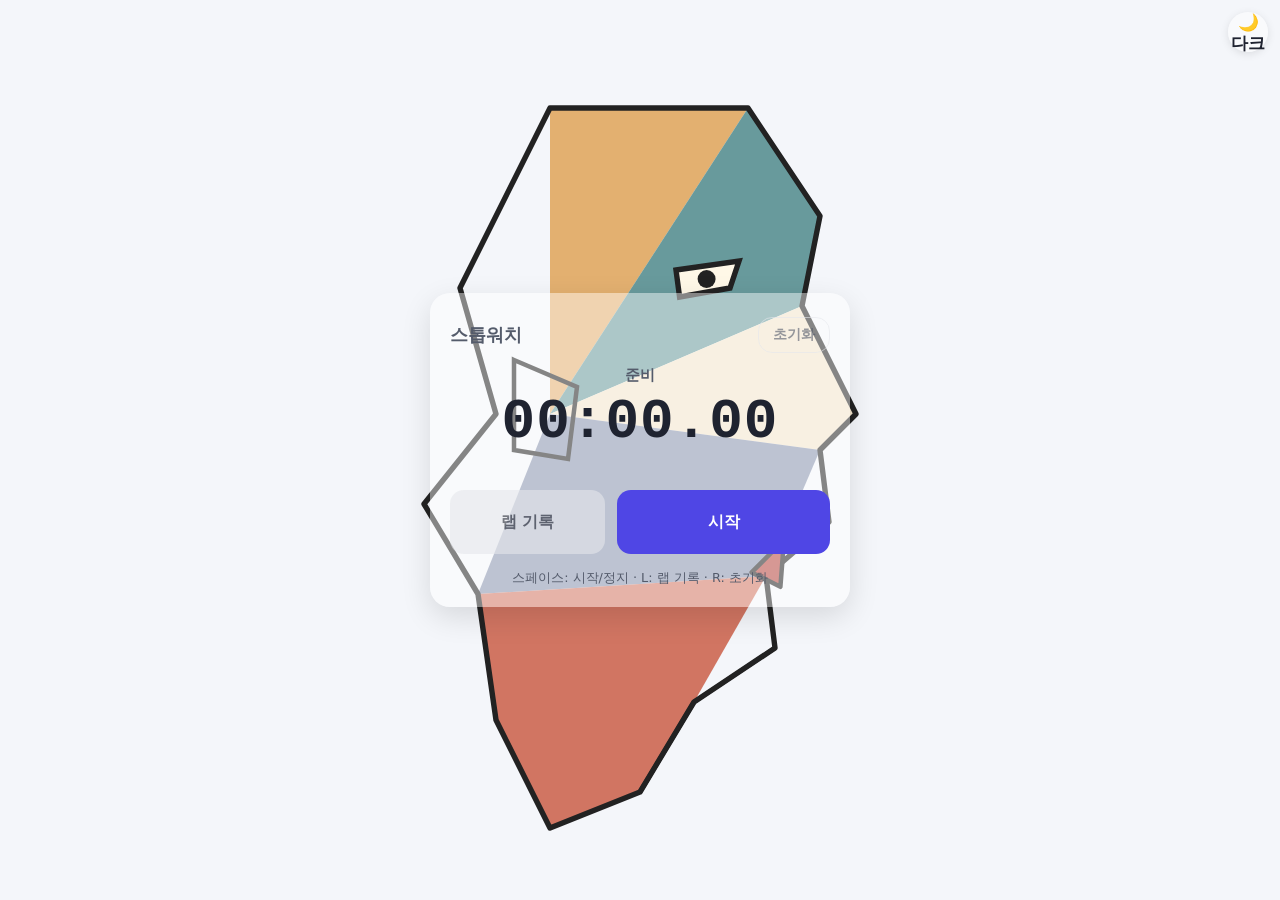
<file: stopwatch.html>
<!DOCTYPE html>
<html lang="ko">
<head>
  <meta charset="UTF-8">
  <meta name="viewport" content="width=device-width, initial-scale=1.0">
  <title>스톱워치</title>
  <style>
    :root {
      --bg: #f4f6fa;
      --card: rgba(255, 255, 255, 0.45);
      --text: #1f2330;
      --muted: #545b6b;
      --accent: #4f46e5;
      --accent-hover: #4338ca;
      --danger: #e11d48;
      --danger-hover: #be123c;
      --good: #15803d;
      --neutral: #e5e7eb;
      --neutral-hover: #d1d5db;
    }

    @media (prefers-color-scheme: dark) {
      :root:not([data-theme="light"]) {
        --bg: #0f1117;
        --card: rgba(26, 29, 39, 0.45);
        --text: #f1f3f9;
        --muted: #aab1c0;
        --accent: #818cf8;
        --accent-hover: #6366f1;
        --danger: #fb7185;
        --danger-hover: #f43f5e;
        --good: #4ade80;
        --neutral: #2a2e3b;
        --neutral-hover: #363b4b;
      }
    }

    :root[data-theme="dark"] {
      --bg: #0f1117;
      --card: rgba(26, 29, 39, 0.45);
      --text: #f1f3f9;
      --muted: #aab1c0;
      --accent: #818cf8;
      --accent-hover: #6366f1;
      --danger: #fb7185;
      --danger-hover: #f43f5e;
      --good: #4ade80;
      --neutral: #2a2e3b;
      --neutral-hover: #363b4b;
    }

    * { box-sizing: border-box; }

    [hidden] { display: none !important; }

    body {
      margin: 0;
      min-height: 100vh;
      display: flex;
      align-items: center;
      justify-content: center;
      background: var(--bg);
      color: var(--text);
      font-family: "Segoe UI", "Malgun Gothic", system-ui, sans-serif;
      padding: 16px;
    }

    .bg-face {
      position: fixed;
      inset: 0;
      width: 100%;
      height: 100%;
      z-index: 0;
      pointer-events: none;
    }

    .card {
      position: relative;
      z-index: 1;
      width: 100%;
      max-width: 420px;
      background: var(--card);
      border-radius: 20px;
      padding: 24px 20px 20px;
      box-shadow: 0 10px 30px rgba(0, 0, 0, 0.12);
      text-align: center;
    }

    .card-head {
      display: flex;
      align-items: center;
      justify-content: space-between;
    }

    h1 {
      margin: 0;
      font-size: 1.1rem;
      font-weight: 700;
      color: var(--muted);
    }

    .status {
      font-size: 0.95rem;
      font-weight: 600;
      color: var(--muted);
      margin-top: 12px;
      min-height: 1.4em;
    }

    .status.live { color: var(--danger); }

    .display {
      font-family: "Consolas", "Courier New", monospace;
      font-size: clamp(2.2rem, 12vw, 3.5rem);
      font-weight: 700;
      font-variant-numeric: tabular-nums;
      letter-spacing: 1px;
      margin: 4px 0 16px;
    }

    .laps-head,
    .laps li {
      display: grid;
      grid-template-columns: 4.5rem 1fr 1fr;
      gap: 8px;
      padding: 10px 12px;
      font-family: "Consolas", "Courier New", monospace;
      font-variant-numeric: tabular-nums;
      font-size: 0.95rem;
      text-align: right;
    }

    .laps-head {
      font-family: inherit;
      font-size: 0.8rem;
      color: var(--muted);
      border-bottom: 1px solid var(--neutral);
    }

    .laps-head span:first-child,
    .laps li .lap-no { text-align: left; }

    .laps {
      list-style: none;
      margin: 0;
      padding: 0;
      max-height: 220px;
      overflow-y: auto;
    }

    .laps li { border-bottom: 1px solid var(--neutral); }

    .laps li .split { font-weight: 700; }
    .laps li .lap-no { color: var(--muted); }
    .laps li.best .split { color: var(--good); }
    .laps li.worst .split { color: var(--danger); }

    .controls {
      display: flex;
      gap: 12px;
      margin-top: 20px;
    }

    button {
      border: none;
      border-radius: 14px;
      font-size: 1rem;
      font-weight: 700;
      cursor: pointer;
      font-family: inherit;
      transition: background 0.15s, transform 0.05s;
    }

    button:active { transform: scale(0.97); }
    button:focus-visible { outline: 3px solid var(--accent); outline-offset: 2px; }
    button:disabled { opacity: 0.6; cursor: not-allowed; }

    .primary {
      flex: 1.4;
      min-height: 64px;
      background: var(--accent);
      color: #fff;
    }
    .primary:hover:not(:disabled) { background: var(--accent-hover); }
    .primary.running { background: var(--danger); }
    .primary.running:hover:not(:disabled) { background: var(--danger-hover); }

    .secondary {
      flex: 1;
      min-height: 64px;
      background: var(--neutral);
      color: var(--text);
    }
    .secondary:hover:not(:disabled) { background: var(--neutral-hover); }

    .ghost {
      flex: none;
      min-height: 36px;
      padding: 0 14px;
      background: transparent;
      color: var(--muted);
      border: 1px solid var(--neutral);
      font-size: 0.9rem;
      font-weight: 600;
    }
    .ghost:hover:not(:disabled) { background: var(--neutral); }

    .avg {
      font-size: 0.9rem;
      color: var(--muted);
      margin: 12px 0 0;
      font-variant-numeric: tabular-nums;
    }

    .copy {
      margin-top: 12px;
      width: 100%;
    }

    .hint {
      font-size: 0.8rem;
      color: var(--muted);
      margin: 16px 0 0;
    }

    .theme-toggle {
      position: fixed;
      top: 12px;
      right: 12px;
      z-index: 2;
      width: 40px;
      height: 40px;
      min-height: 40px;
      flex: none;
      padding: 0;
      border-radius: 50%;
      background: var(--card);
      color: var(--text);
      box-shadow: 0 2px 8px rgba(0, 0, 0, 0.1);
      font-size: 1.05rem;
    }
    .theme-toggle:hover:not(:disabled) { background: var(--neutral); }
  </style>
</head>
<body>
  <!-- 피카소 큐비즘 스타일의 얼굴 (배경 장식) -->
  <svg class="bg-face" viewBox="0 0 400 500" preserveAspectRatio="xMidYMid meet" aria-hidden="true">
    <!-- 옆얼굴 면 분할 (오른쪽을 보는 큐비즘 프로필) -->
    <path d="M150 60 L260 60 L150 230 Z" fill="#e0a458" opacity="0.85"/>
    <path d="M260 60 L300 120 L290 170 L150 230 Z" fill="#4f8a8b" opacity="0.85"/>
    <path d="M150 230 L290 170 L320 230 L300 250 Z" fill="#f2e3c6" opacity="0.9"/>
    <path d="M110 330 L150 230 L300 250 L270 320 Z" fill="#6c7a9c" opacity="0.8"/>
    <path d="M120 400 L110 330 L270 320 L230 390 L200 440 L150 460 Z" fill="#c8553d" opacity="0.8"/>
    <!-- 얼굴 윤곽 -->
    <path d="M150 60 L260 60 L300 120 L290 170 L320 230 L300 250 L305 290 L270 320 L275 360 L230 390 L200 440 L150 460 L120 400 L110 330 L80 280 L120 230 L100 160 Z" fill="none" stroke="#222" stroke-width="3" stroke-linejoin="round"/>
    <!-- 눈 (옆얼굴 위치) -->
    <path d="M220 150 L255 145 L250 160 L222 165 Z" fill="#fff8e7" stroke="#222" stroke-width="3"/>
    <circle cx="237" cy="155" r="5" fill="#222"/>
    <!-- 귀 -->
    <path d="M130 200 L165 215 L160 255 L130 250 Z" fill="none" stroke="#222" stroke-width="2.5"/>
    <!-- 입 -->
    <path d="M280 300 L262 318 L278 326 Z" fill="#b5443c" stroke="#222" stroke-width="2.5" stroke-linejoin="round"/>
    <!-- 턱선 -->
    <path d="M200 440 L230 390 L275 360" fill="none" stroke="#222" stroke-width="2.5"/>
  </svg>

  <button id="themeToggle" class="theme-toggle" type="button" aria-label="다크/라이트 모드 전환" title="다크/라이트 모드 전환">🌙 다크</button>

  <main class="card">
    <header class="card-head">
      <h1>스톱워치</h1>
      <button id="resetBtn" class="ghost" type="button" disabled>초기화</button>
    </header>

    <div id="status" class="status" aria-live="polite">준비</div>
    <div id="display" class="display" aria-live="off">00:00.00</div>

    <div class="laps-head" id="lapsHead" hidden>
      <span>랩</span><span>구간</span><span>누적</span>
    </div>
    <ol id="laps" class="laps" aria-label="랩 기록"></ol>
    <p id="avgLap" class="avg" hidden></p>
    <button id="copyBtn" class="ghost copy" type="button" hidden>기록 복사</button>

    <div class="controls">
      <button id="lapBtn" class="secondary" type="button" disabled>랩 기록</button>
      <button id="startStop" class="primary" type="button">시작</button>
    </div>

    <p class="hint">스페이스: 시작/정지 · L: 랩 기록 · R: 초기화</p>
  </main>

  <script>
    (function () {
      const STORAGE_KEY = 'stopwatch-state';

      const display = document.getElementById('display');
      const statusEl = document.getElementById('status');
      const startStopBtn = document.getElementById('startStop');
      const lapBtn = document.getElementById('lapBtn');
      const resetBtn = document.getElementById('resetBtn');
      const copyBtn = document.getElementById('copyBtn');
      const avgLap = document.getElementById('avgLap');
      const lapsHead = document.getElementById('lapsHead');
      const lapsList = document.getElementById('laps');
      const themeToggle = document.getElementById('themeToggle');

      let base = 0;          // 실행 구간 이전까지 누적된 시간 (ms)
      let startTime = 0;     // 현재 실행 구간이 시작된 시각 (performance.now 기준)
      let running = false;
      let timerId = null;
      let laps = [];         // { split: 구간 시간, total: 누적 시간 } (ms)

      function format(ms) {
        const totalCs = Math.floor(ms / 10);
        const cs = totalCs % 100;
        const totalSec = Math.floor(totalCs / 100);
        const sec = totalSec % 60;
        const min = Math.floor(totalSec / 60) % 60;
        const hr = Math.floor(totalSec / 3600);
        const pad = (n) => String(n).padStart(2, '0');
        const head = hr > 0 ? `${pad(hr)}:${pad(min)}` : pad(min);
        return `${head}:${pad(sec)}.${pad(cs)}`;
      }

      function currentTotal() {
        return running ? base + (performance.now() - startTime) : base;
      }

      function render() {
        display.textContent = format(currentTotal());
      }

      function tick() {
        render();
        timerId = requestAnimationFrame(tick);
      }

      function save() {
        try {
          localStorage.setItem(STORAGE_KEY, JSON.stringify({
            base: currentTotal(),
            running,
            savedAt: Date.now(),
            laps,
          }));
        } catch (e) {
          // 저장을 못 해도 화면 동작에는 영향 없음
        }
      }

      function load() {
        try {
          const saved = JSON.parse(localStorage.getItem(STORAGE_KEY));
          if (!saved || !Array.isArray(saved.laps)) return;
          laps = saved.laps;
          base = saved.base;
          if (saved.running) {
            // 새로고침 중에도 흐른 시간을 반영해 이어서 측정
            base += Date.now() - saved.savedAt;
            startTime = performance.now();
            running = true;
          }
        } catch (e) {
          // 저장된 값이 없거나 깨졌으면 새로 시작
        }
      }

      function renderLaps() {
        lapsList.innerHTML = '';
        lapsHead.hidden = laps.length === 0;
        copyBtn.hidden = laps.length === 0;

        const splits = laps.map((l) => l.split);
        const hasRange = laps.length >= 2;
        const fastest = hasRange ? Math.min(...splits) : null;
        const slowest = hasRange ? Math.max(...splits) : null;

        // 최신 랩이 위에 오도록 역순으로 추가
        for (let i = laps.length - 1; i >= 0; i--) {
          const lap = laps[i];
          const li = document.createElement('li');
          if (hasRange && lap.split === fastest) li.classList.add('best');
          if (hasRange && lap.split === slowest) li.classList.add('worst');

          const no = document.createElement('span');
          no.className = 'lap-no';
          no.textContent = `${i + 1}`;
          const split = document.createElement('span');
          split.className = 'split';
          split.textContent = format(lap.split);
          const total = document.createElement('span');
          total.textContent = format(lap.total);

          li.append(no, split, total);
          lapsList.append(li);
        }

        // 랩이 두 개 이상일 때 평균 구간 시간을 보여준다
        avgLap.hidden = !hasRange;
        if (hasRange) {
          const sum = splits.reduce((a, b) => a + b, 0);
          avgLap.textContent = `평균 구간 ${format(sum / splits.length)}`;
        }
      }

      function updateControls() {
        startStopBtn.textContent = running ? '정지' : '시작';
        startStopBtn.classList.toggle('running', running);
        lapBtn.disabled = !running;
        resetBtn.disabled = running || (base === 0 && laps.length === 0);
        statusEl.textContent = running ? '측정 중' : (base > 0 ? '일시정지' : '준비');
        statusEl.classList.toggle('live', running);
      }

      function start() {
        if (running) return;
        running = true;
        startTime = performance.now();
        updateControls();
        timerId = requestAnimationFrame(tick);
        save();
      }

      function stop() {
        if (!running) return;
        base = currentTotal();
        running = false;
        cancelAnimationFrame(timerId);
        render();
        updateControls();
        save();
      }

      function toggle() {
        running ? stop() : start();
      }

      function addLap() {
        if (!running) return;
        const total = currentTotal();
        const previous = laps.length ? laps[laps.length - 1].total : 0;
        laps.push({ split: total - previous, total });
        renderLaps();
        try { navigator.vibrate && navigator.vibrate(30); } catch (e) { /* 지원 안 함 */ }
        save();
      }

      function reset() {
        if (running) return;
        if (base === 0 && laps.length === 0) return;
        if (laps.length && !window.confirm('측정 기록을 모두 지울까요?')) return;
        base = 0;
        laps = [];
        renderLaps();
        render();
        updateControls();
        save();
      }

      startStopBtn.addEventListener('click', toggle);
      lapBtn.addEventListener('click', addLap);
      resetBtn.addEventListener('click', reset);

      copyBtn.addEventListener('click', async () => {
        const text = laps
          .map((l, i) => `랩 ${i + 1}  구간 ${format(l.split)}  누적 ${format(l.total)}`)
          .join('\n');
        try {
          await navigator.clipboard.writeText(text);
          copyBtn.textContent = '복사됨';
        } catch (e) {
          copyBtn.textContent = '복사 실패';
        }
        setTimeout(() => { copyBtn.textContent = '기록 복사'; }, 1500);
      });

      document.addEventListener('keydown', (e) => {
        if (e.repeat) return;
        if (e.code === 'Space') {
          // 버튼에 포커스가 있으면 브라우저가 클릭으로 처리하므로 중복 실행을 막는다
          if (e.target.tagName === 'BUTTON') return;
          e.preventDefault();
          toggle();
        } else if (e.code === 'KeyL') {
          addLap();
        } else if (e.code === 'KeyR') {
          reset();
        }
      });

      function isDarkMode() {
        const root = document.documentElement;
        return root.getAttribute('data-theme') === 'dark' ||
          (!root.getAttribute('data-theme') && window.matchMedia('(prefers-color-scheme: dark)').matches);
      }

      // 버튼에는 "지금 누르면 바뀌는 모드"를 적는다
      function updateThemeLabel() {
        themeToggle.textContent = isDarkMode() ? '☀ 라이트' : '🌙 다크';
      }

      themeToggle.addEventListener('click', () => {
        document.documentElement.setAttribute('data-theme', isDarkMode() ? 'light' : 'dark');
        updateThemeLabel();
      });

      load();
      renderLaps();
      render();
      updateThemeLabel();
      updateControls();
      if (running) timerId = requestAnimationFrame(tick);
    })();
  </script>
</body>
</html>
</file>
